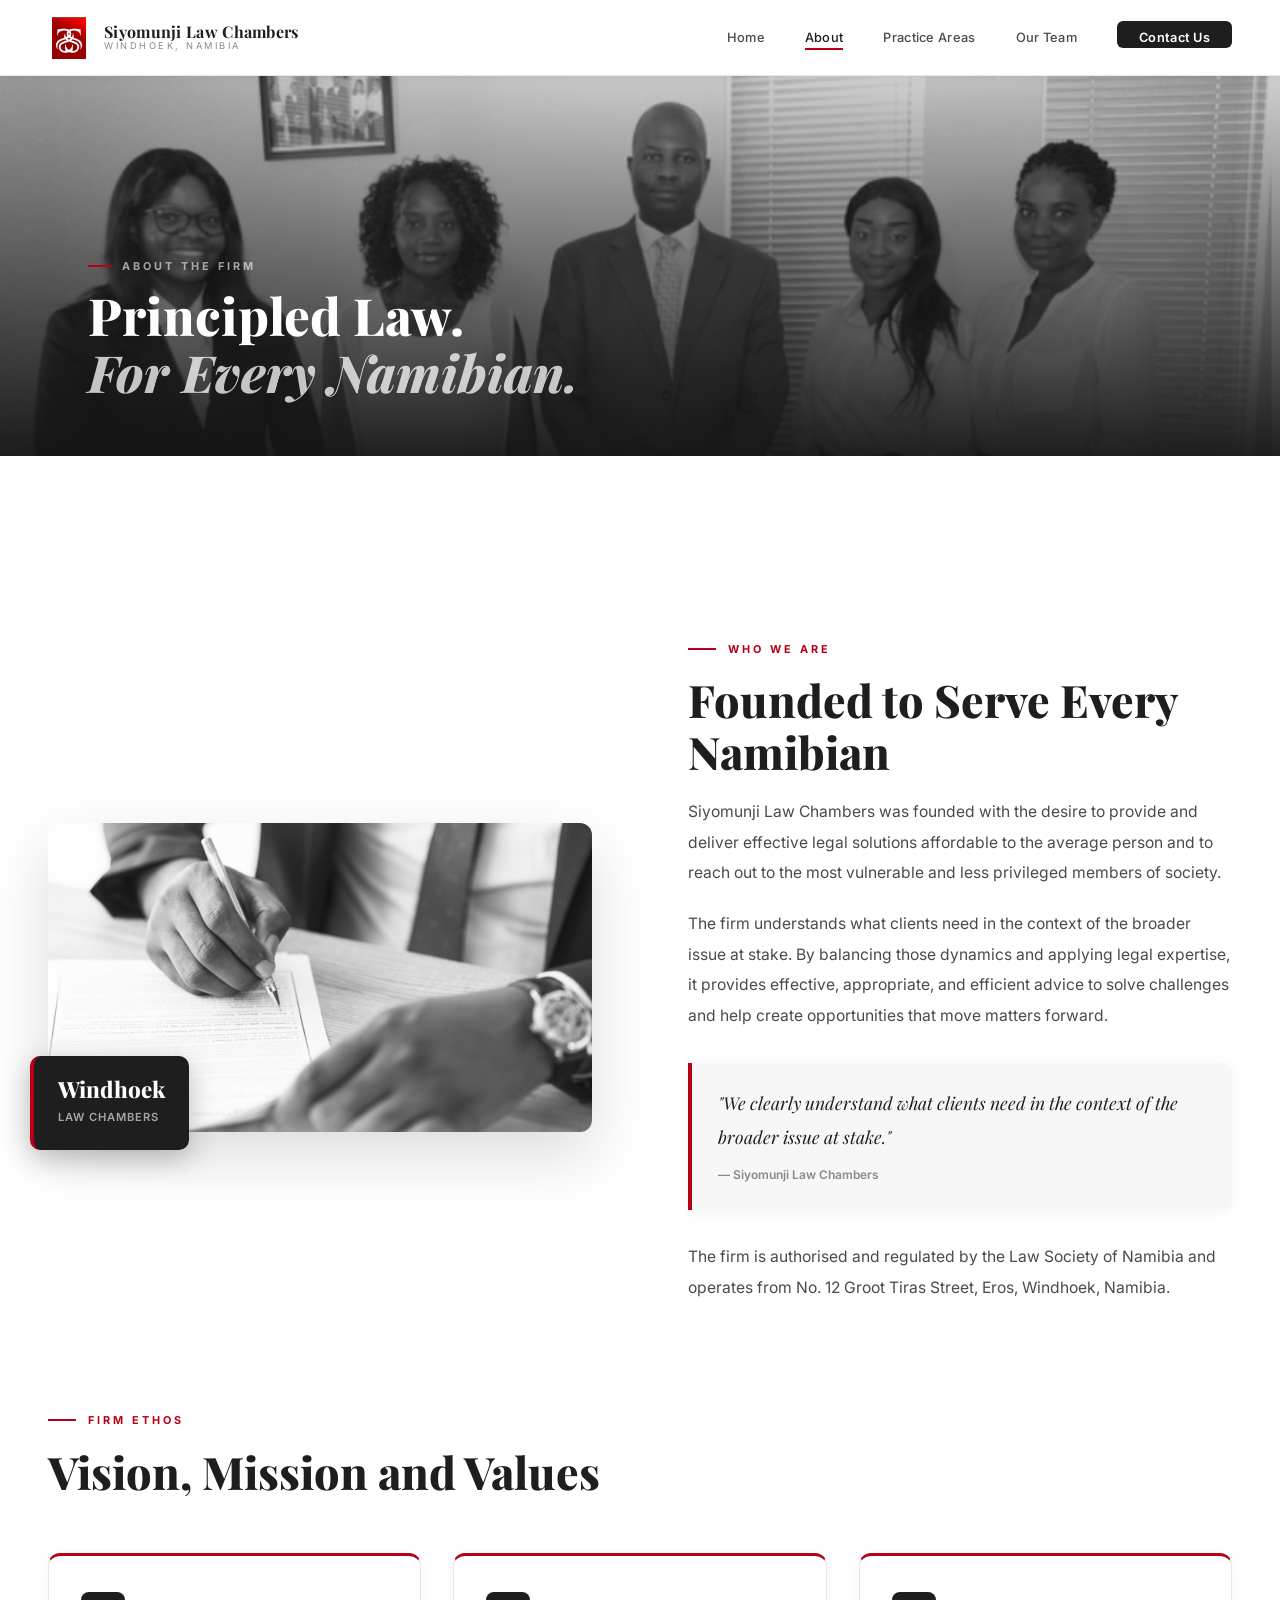
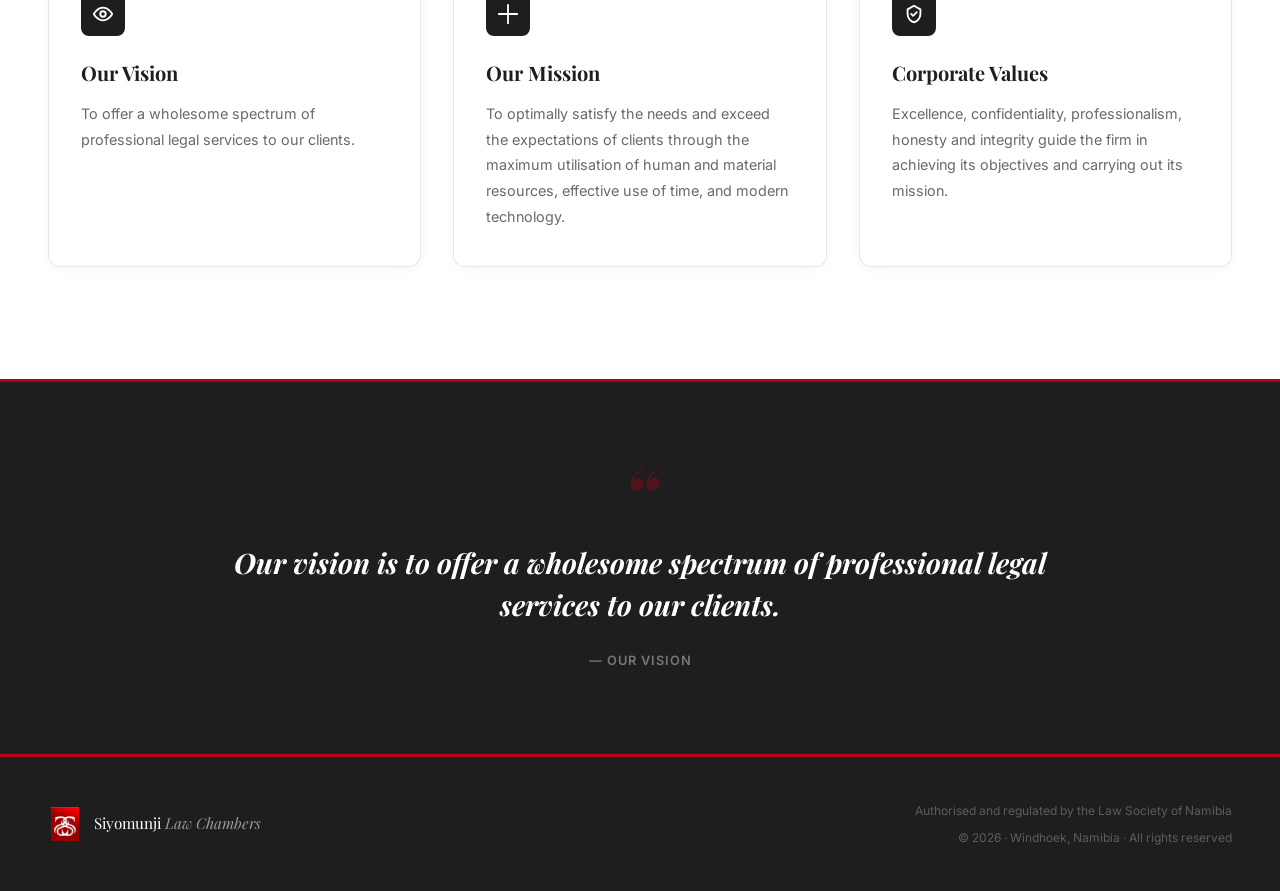
<file: about.html>
<!DOCTYPE html>
<html lang="en">
<head>
  <meta charset="UTF-8"/><meta name="viewport" content="width=device-width, initial-scale=1.0"/>
  <title>About - Siyomunji Law Chambers</title>
  <meta name="description" content="About Siyomunji Law Chambers - founded to provide effective legal solutions affordable to the average person and to serve vulnerable members of society."/>
  <link href="https://fonts.googleapis.com/css2?family=Playfair+Display:ital,wght@0,700;0,800;1,700&family=Cormorant+Garamond:ital,wght@0,400;0,600;1,400&family=Inter:wght@300;400;500;600;700&display=swap" rel="stylesheet"/>
  <link rel="stylesheet" href="styles.css"/>
</head>
<body>
<nav>
  <a href="index.html" class="nav-brand">
    <img src="logo.png" alt="Siyomunji Law Chambers" class="nav-logo"/>
    <div class="nav-brand-text">
      <span class="nav-brand-name">Siyomunji Law Chambers</span>
      <span class="nav-brand-sub">Windhoek, Namibia</span>
    </div>
  </a>
  <ul class="nav-links" id="navLinks">
    <li><a href="index.html">Home</a></li>
    <li><a href="about.html" class="active">About</a></li>
    <li><a href="practice.html">Practice Areas</a></li>
    <li><a href="team.html">Our Team</a></li>
    <li><a href="contact.html" class="nav-cta">Contact Us</a></li>
  </ul>
  <button class="hamburger" id="hamburger" aria-label="Toggle menu"><span></span><span></span><span></span></button>
</nav>

<div class="page-hero">
  <div class="page-hero-bg" style="background-image:url('team%20picture.png');background-position:center 22%;"></div>
  <div class="page-hero-overlay"></div>
  <div class="page-hero-content">
    <div class="page-hero-eyebrow">About the Firm</div>
    <h1>Principled Law.<br><em>For Every Namibian.</em></h1>
  </div>
</div>

<section class="about-section">
  <div class="section-inner">
    <div class="about-layout">
      <div class="about-photo-wrap fade-up">
        <img class="about-photo" src="signing papers.png" alt="Legal work at Siyomunji Law Chambers" loading="lazy"/>
        <div class="about-badge">
          <strong>Windhoek</strong>
          <span>Law Chambers</span>
        </div>
      </div>
      <div class="about-text fade-up">
        <div class="eyebrow">Who We Are</div>
        <h2 class="section-h" style="color:var(--dark)">Founded to Serve Every Namibian</h2>
        <p>Siyomunji Law Chambers was founded with the desire to provide and deliver effective legal solutions affordable to the average person and to reach out to the most vulnerable and less privileged members of society.</p>
        <p>The firm understands what clients need in the context of the broader issue at stake. By balancing those dynamics and applying legal expertise, it provides effective, appropriate, and efficient advice to solve challenges and help create opportunities that move matters forward.</p>
        <blockquote class="pull">
          <p>"We clearly understand what clients need in the context of the broader issue at stake."</p>
          <cite>&mdash; Siyomunji Law Chambers</cite>
        </blockquote>
        <p>The firm is authorised and regulated by the Law Society of Namibia and operates from No. 12 Groot Tiras Street, Eros, Windhoek, Namibia.</p>
      </div>
    </div>

    <div style="margin-top:5rem;">
      <div class="eyebrow">Firm Ethos</div>
      <h2 class="section-h" style="color:var(--dark)">Vision, Mission and Values</h2>
      <div class="values-grid">
        <div class="val-card fade-up">
          <div class="val-icon"><svg viewBox="0 0 24 24" fill="none" stroke="white" stroke-width="2" stroke-linecap="round" stroke-linejoin="round"><path d="M2 12s3.5-7 10-7 10 7 10 7-3.5 7-10 7-10-7-10-7Z"/><circle cx="12" cy="12" r="3"/></svg></div>
          <h3>Our Vision</h3>
          <p>To offer a wholesome spectrum of professional legal services to our clients.</p>
        </div>
        <div class="val-card fade-up">
          <div class="val-icon"><svg viewBox="0 0 24 24" fill="none" stroke="white" stroke-width="2" stroke-linecap="round" stroke-linejoin="round"><path d="M12 2v20"/><path d="M2 12h20"/></svg></div>
          <h3>Our Mission</h3>
          <p>To optimally satisfy the needs and exceed the expectations of clients through the maximum utilisation of human and material resources, effective use of time, and modern technology.</p>
        </div>
        <div class="val-card fade-up">
          <div class="val-icon"><svg viewBox="0 0 24 24" fill="none" stroke="white" stroke-width="2" stroke-linecap="round" stroke-linejoin="round"><path d="m9 12 2 2 4-4"/><path d="M12 3l7 4v5c0 5-3.8 8.4-7 9-3.2-.6-7-4-7-9V7l7-4Z"/></svg></div>
          <h3>Corporate Values</h3>
          <p>Excellence, confidentiality, professionalism, honesty and integrity guide the firm in achieving its objectives and carrying out its mission.</p>
        </div>
      </div>
    </div>
  </div>
</section>

<div class="quote-strip">
  <blockquote>Our vision is to offer a wholesome spectrum of professional legal services to our clients.</blockquote>
  <cite>&mdash; Our Vision</cite>
</div>

<footer>
  <div class="footer-brand">
    <img src="logo.png" alt="Siyomunji Law Chambers" class="footer-logo"/>
    <span class="footer-brand-text">Siyomunji <em>Law Chambers</em></span>
  </div>
  <div class="footer-right">
    <small>Authorised and regulated by the Law Society of Namibia</small><br>
    <small>&copy; 2026 &middot; Windhoek, Namibia &middot; All rights reserved</small>
  </div>
</footer>
<button class="back-top" id="backTop" aria-label="Back to top"><svg viewBox="0 0 24 24" fill="none" stroke="currentColor" stroke-width="2.5" stroke-linecap="round" stroke-linejoin="round"><polyline points="18 15 12 9 6 15"/></svg></button>
<script>
  window.scrollTo(0,0);
  const obs = new IntersectionObserver(entries => { entries.forEach(e => { if (e.isIntersecting) e.target.classList.add('visible'); }); }, { threshold: 0.1 });
  document.querySelectorAll('.fade-up').forEach(el => obs.observe(el));
  const ham = document.getElementById('hamburger'); const nav = document.getElementById('navLinks');
  ham.addEventListener('click', () => { ham.classList.toggle('open'); nav.classList.toggle('open'); });
  const bt = document.getElementById('backTop');
  window.addEventListener('scroll', () => { bt.classList.toggle('show', window.scrollY > 400); });
  bt.addEventListener('click', () => window.scrollTo({ top: 0, behavior: 'smooth' }));
</script>
</body>
</html>
</file>
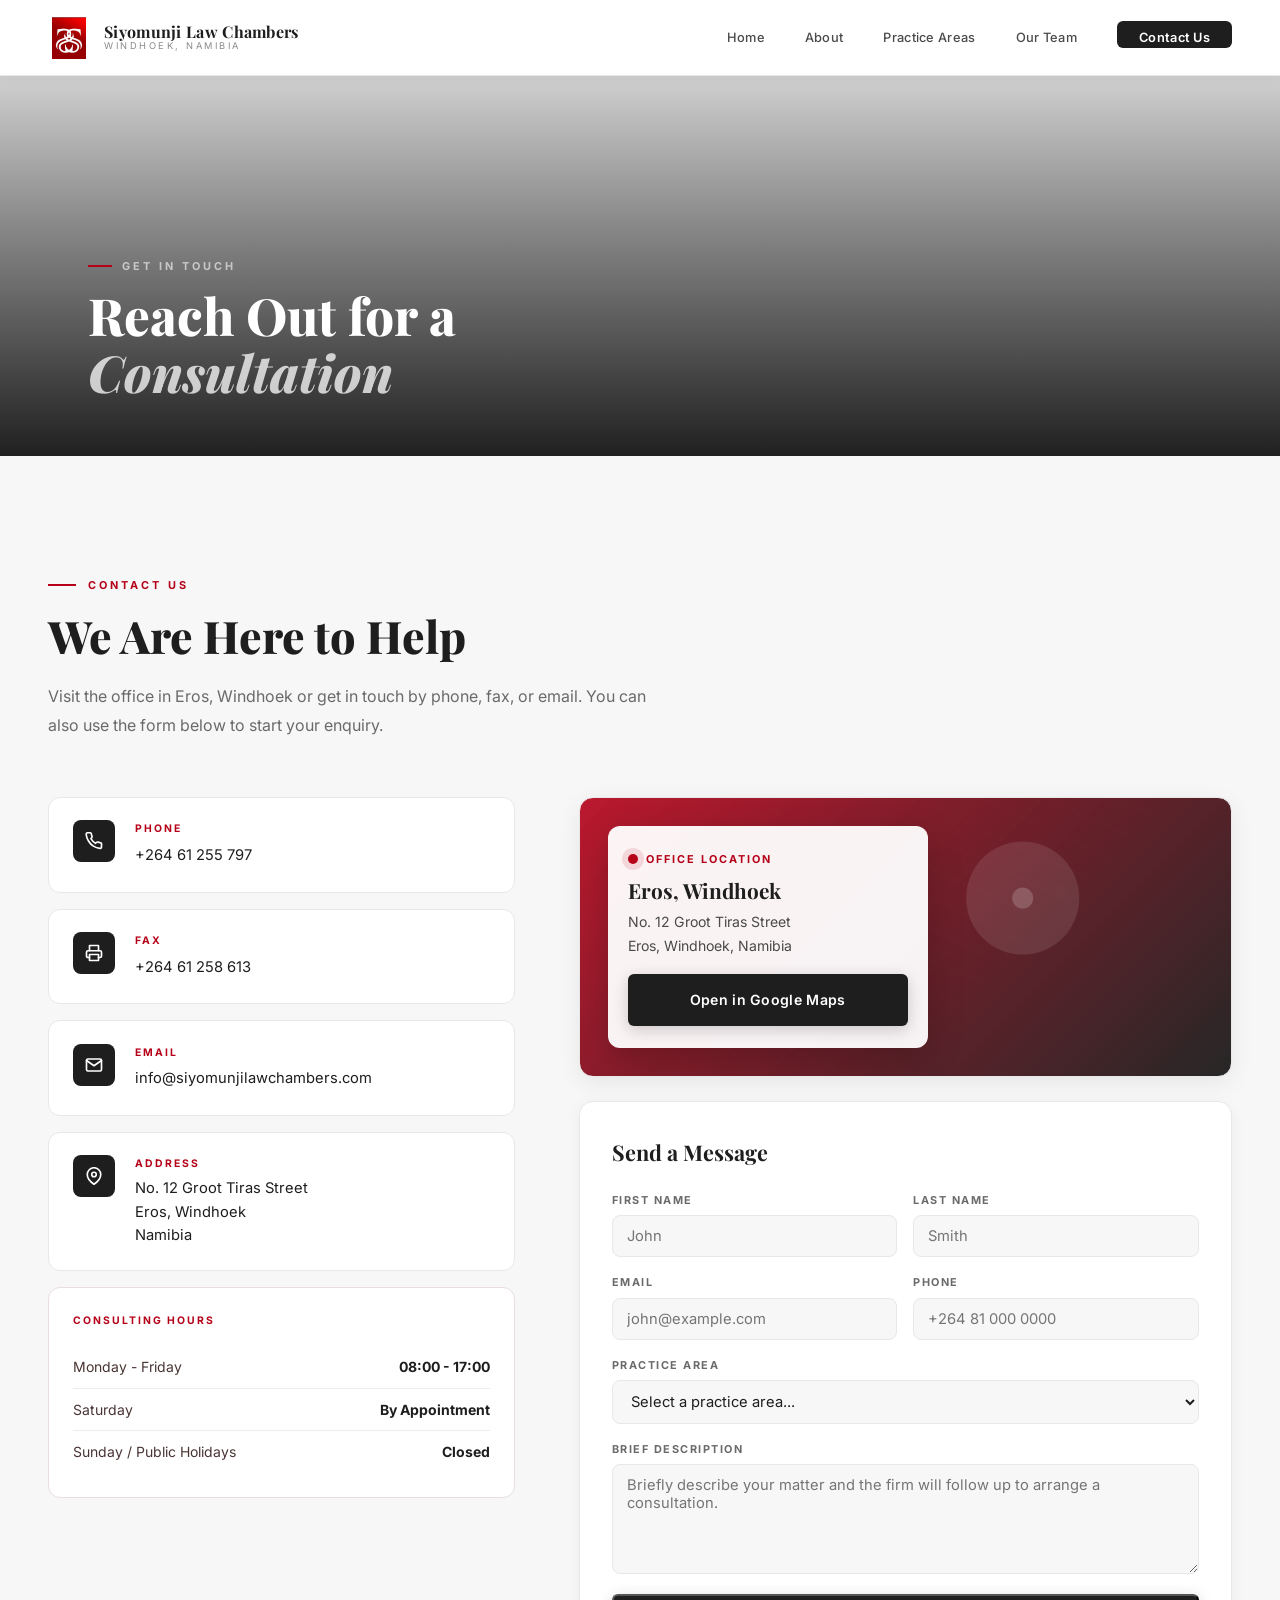
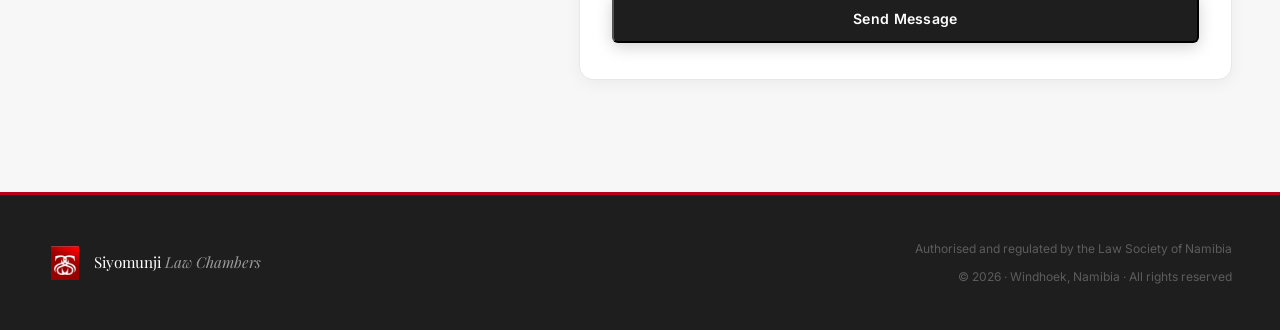
<file: contact.html>
<!DOCTYPE html>
<html lang="en">
<head>
  <meta charset="UTF-8"/><meta name="viewport" content="width=device-width, initial-scale=1.0"/>
  <title>Contact - Siyomunji Law Chambers</title>
  <meta name="description" content="Contact Siyomunji Law Chambers at No. 12 Groot Tiras Street, Eros, Windhoek. Tel: +264 61 255 797. Fax: +264 61 258 613."/>
  <link href="https://fonts.googleapis.com/css2?family=Playfair+Display:ital,wght@0,700;0,800;1,700&family=Cormorant+Garamond:ital,wght@0,400;0,600;1,400&family=Inter:wght@300;400;500;600;700&display=swap" rel="stylesheet"/>
  <link rel="stylesheet" href="styles.css"/>
  <style>
    .hours-block { background: var(--white); border-radius: 12px; padding: 1.5rem; border: 1px solid #e8dede; }
    .hours-block h4 { font-family: 'Inter', sans-serif; font-size: 0.65rem; font-weight: 700; letter-spacing: 2px; text-transform: uppercase; color: var(--crimson); margin-bottom: 1rem; }
    .hrow { display: flex; justify-content: space-between; font-family: 'Inter', sans-serif; font-size: 0.875rem; padding: 9px 0; border-bottom: 1px solid #f0eaea; color: #4a3535; }
    .hrow:last-child { border-bottom: none; }
    .hrow span:last-child { font-weight: 700; color: var(--dark); }
  </style>
</head>
<body>
<nav>
  <a href="index.html" class="nav-brand">
    <img src="logo.png" alt="Siyomunji Law Chambers" class="nav-logo"/>
    <div class="nav-brand-text">
      <span class="nav-brand-name">Siyomunji Law Chambers</span>
      <span class="nav-brand-sub">Windhoek, Namibia</span>
    </div>
  </a>
  <ul class="nav-links" id="navLinks">
    <li><a href="index.html">Home</a></li>
    <li><a href="about.html">About</a></li>
    <li><a href="practice.html">Practice Areas</a></li>
    <li><a href="team.html">Our Team</a></li>
    <li><a href="contact.html" class="active nav-cta">Contact Us</a></li>
  </ul>
  <button class="hamburger" id="hamburger" aria-label="Toggle menu"><span></span><span></span><span></span></button>
</nav>

<div class="page-hero">
  <div class="page-hero-bg" style="background-image:url('https://images.unsplash.com/photo-1486406146926-c627a92ad1ab?auto=format&fit=crop&w=1800&q=85');"></div>
  <div class="page-hero-overlay"></div>
  <div class="page-hero-content">
    <div class="page-hero-eyebrow">Get in Touch</div>
    <h1>Reach Out for a<br><em>Consultation</em></h1>
  </div>
</div>

<section class="contact-section">
  <div class="section-inner">
    <div class="eyebrow">Contact Us</div>
    <h2 class="section-h" style="color:var(--dark)">We Are Here to Help</h2>
    <p class="section-sub">Visit the office in Eros, Windhoek or get in touch by phone, fax, or email. You can also use the form below to start your enquiry.</p>
    <div class="contact-layout">
      <div class="contact-stack">
        <div class="cinfo fade-up">
          <div class="cinfo-ico"><svg viewBox="0 0 24 24" fill="none" stroke="white" stroke-width="2.2" stroke-linecap="round" stroke-linejoin="round"><path d="M22 16.92v3a2 2 0 0 1-2.18 2 19.79 19.79 0 0 1-8.63-3.07A19.5 19.5 0 0 1 4.69 12 19.79 19.79 0 0 1 1.61 3.4 2 2 0 0 1 3.58 1h3a2 2 0 0 1 2 1.72c.127.96.361 1.903.7 2.81a2 2 0 0 1-.45 2.11L7.91 8.96a16 16 0 0 0 6.13 6.13l1.12-1.12a2 2 0 0 1 2.11-.45c.907.339 1.85.573 2.81.7A2 2 0 0 1 22 16.92z"/></svg></div>
          <div><h4>Phone</h4><a href="tel:+26461255797">+264 61 255 797</a></div>
        </div>
        <div class="cinfo fade-up">
          <div class="cinfo-ico"><svg viewBox="0 0 24 24" fill="none" stroke="white" stroke-width="2.2" stroke-linecap="round" stroke-linejoin="round"><path d="M6 9V2h12v7"/><path d="M6 18H4a2 2 0 0 1-2-2v-5a2 2 0 0 1 2-2h16a2 2 0 0 1 2 2v5a2 2 0 0 1-2 2h-2"/><rect x="6" y="14" width="12" height="8"/></svg></div>
          <div><h4>Fax</h4><a href="fax:+26461258613">+264 61 258 613</a></div>
        </div>
        <div class="cinfo fade-up">
          <div class="cinfo-ico"><svg viewBox="0 0 24 24" fill="none" stroke="white" stroke-width="2.2" stroke-linecap="round" stroke-linejoin="round"><path d="M4 4h16c1.1 0 2 .9 2 2v12c0 1.1-.9 2-2 2H4c-1.1 0-2-.9-2-2V6c0-1.1.9-2 2-2z"/><polyline points="22,6 12,13 2,6"/></svg></div>
          <div><h4>Email</h4><a href="mailto:info@siyomunjilawchambers.com">info@siyomunjilawchambers.com</a></div>
        </div>
        <div class="cinfo fade-up">
          <div class="cinfo-ico"><svg viewBox="0 0 24 24" fill="none" stroke="white" stroke-width="2.2" stroke-linecap="round" stroke-linejoin="round"><path d="M21 10c0 7-9 13-9 13s-9-6-9-13a9 9 0 0 1 18 0z"/><circle cx="12" cy="10" r="3"/></svg></div>
          <div><h4>Address</h4><p>No. 12 Groot Tiras Street<br>Eros, Windhoek<br>Namibia</p></div>
        </div>
        <div class="hours-block fade-up">
          <h4>Consulting Hours</h4>
          <div class="hrow"><span>Monday - Friday</span><span>08:00 - 17:00</span></div>
          <div class="hrow"><span>Saturday</span><span>By Appointment</span></div>
          <div class="hrow"><span>Sunday / Public Holidays</span><span>Closed</span></div>
        </div>
      </div>
      <div class="contact-right">
        <div class="map-frame fade-up">
          <div class="map-static" aria-label="Siyomunji Law Chambers location in Eros, Windhoek">
            <div class="map-card">
              <div class="map-card-label">Office Location</div>
              <h3>Eros, Windhoek</h3>
              <p>No. 12 Groot Tiras Street<br>Eros, Windhoek, Namibia</p>
              <a
                class="btn btn-primary"
                href="https://www.google.com/maps/search/?api=1&query=No.%2012%20Groot%20Tiras%20Street%2C%20Eros%2C%20Windhoek%2C%20Namibia"
                target="_blank"
                rel="noopener noreferrer"
              >Open in Google Maps</a>
            </div>
          </div>
        </div>
        <div class="contact-form fade-up">
          <h3>Send a Message</h3>
          <div class="form-row">
            <div class="form-group"><label for="fname">First Name</label><input type="text" id="fname" placeholder="John"/></div>
            <div class="form-group"><label for="lname">Last Name</label><input type="text" id="lname" placeholder="Smith"/></div>
          </div>
          <div class="form-row">
            <div class="form-group"><label for="email">Email</label><input type="email" id="email" placeholder="john@example.com"/></div>
            <div class="form-group"><label for="phone">Phone</label><input type="tel" id="phone" placeholder="+264 81 000 0000"/></div>
          </div>
          <div class="form-group">
            <label for="matter">Practice Area</label>
            <select id="matter">
              <option value="">Select a practice area...</option>
              <option>Criminal Law</option>
              <option>Conveyancing</option>
              <option>Labour Law</option>
              <option>Commercial Law</option>
              <option>Administration of Estates</option>
              <option>Other / Not Sure</option>
            </select>
          </div>
          <div class="form-group"><label for="message">Brief Description</label><textarea id="message" placeholder="Briefly describe your matter and the firm will follow up to arrange a consultation."></textarea></div>
          <div class="form-status" id="formStatus"></div>
          <button class="btn btn-primary" style="width:100%;margin-top:0.25rem;" onclick="handleSubmit()">Send Message</button>
        </div>
      </div>
    </div>
  </div>
</section>

<footer>
  <div class="footer-brand">
    <img src="logo.png" alt="Siyomunji Law Chambers" class="footer-logo"/>
    <span class="footer-brand-text">Siyomunji <em>Law Chambers</em></span>
  </div>
  <div class="footer-right">
    <small>Authorised and regulated by the Law Society of Namibia</small><br>
    <small>&copy; 2026 &middot; Windhoek, Namibia &middot; All rights reserved</small>
  </div>
</footer>
<button class="back-top" id="backTop" aria-label="Back to top"><svg viewBox="0 0 24 24" fill="none" stroke="currentColor" stroke-width="2.5" stroke-linecap="round" stroke-linejoin="round"><polyline points="18 15 12 9 6 15"/></svg></button>
<script>
  window.scrollTo(0,0);
  const obs = new IntersectionObserver(entries => { entries.forEach(e => { if (e.isIntersecting) e.target.classList.add('visible'); }); }, { threshold: 0.1 });
  document.querySelectorAll('.fade-up').forEach(el => obs.observe(el));
  const ham = document.getElementById('hamburger'); const nav = document.getElementById('navLinks');
  ham.addEventListener('click', () => { ham.classList.toggle('open'); nav.classList.toggle('open'); });
  const bt = document.getElementById('backTop');
  window.addEventListener('scroll', () => { bt.classList.toggle('show', window.scrollY > 400); });
  bt.addEventListener('click', () => window.scrollTo({ top: 0, behavior: 'smooth' }));
  function handleSubmit() {
    const fname = document.getElementById('fname').value.trim();
    const email = document.getElementById('email').value.trim();
    const message = document.getElementById('message').value.trim();
    const status = document.getElementById('formStatus');
    status.className = 'form-status';
    if (!fname || !email || !message) {
      status.className = 'form-status error';
      status.textContent = 'Please fill in your name, email, and a brief description.';
      return;
    }
    window.location.href = 'mailto:info@siyomunjilawchambers.com?subject=' + encodeURIComponent('Enquiry from ' + fname)
      + '&body=' + encodeURIComponent('Name: ' + fname + ' ' + document.getElementById('lname').value + '\nPhone: ' + document.getElementById('phone').value + '\nMatter: ' + document.getElementById('matter').value + '\n\n' + message);
    status.className = 'form-status success';
    status.textContent = 'Your email client has been opened - send the message to complete your enquiry.';
  }
</script>
</body>
</html>
</file>
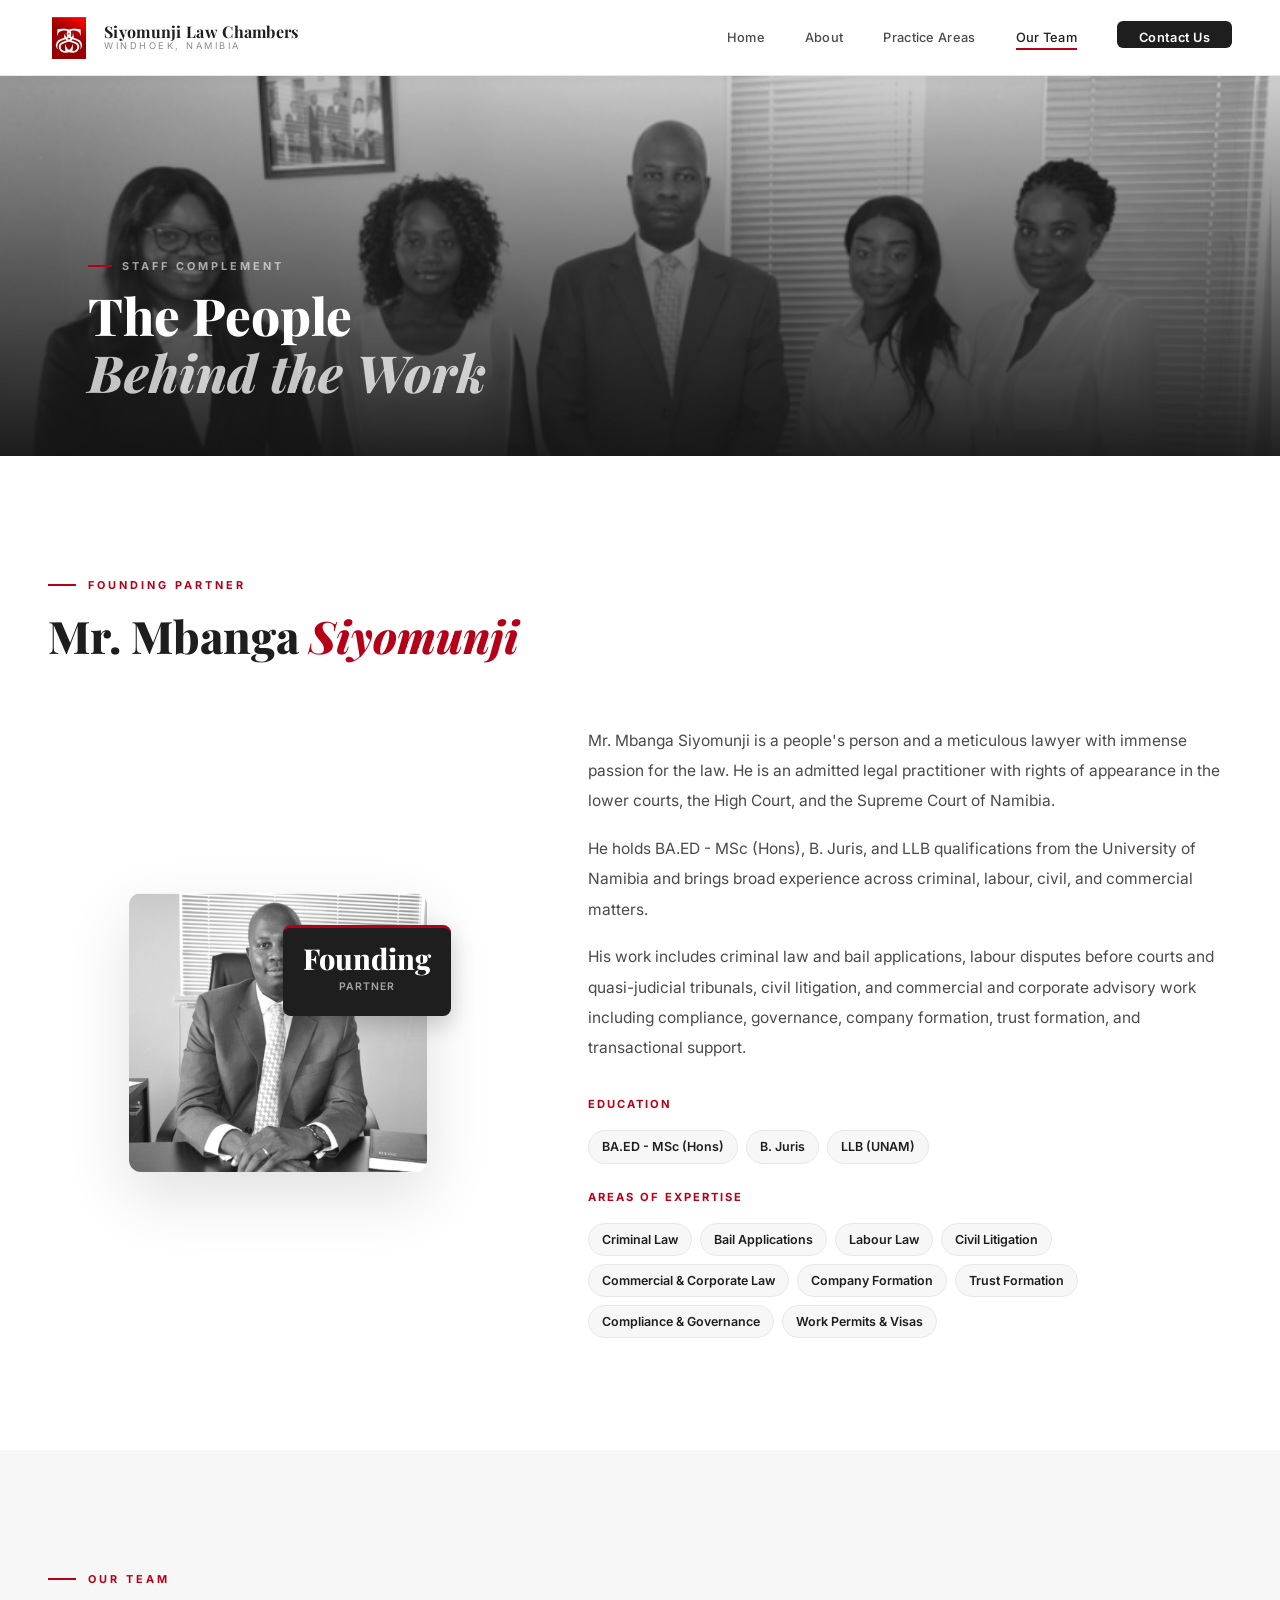
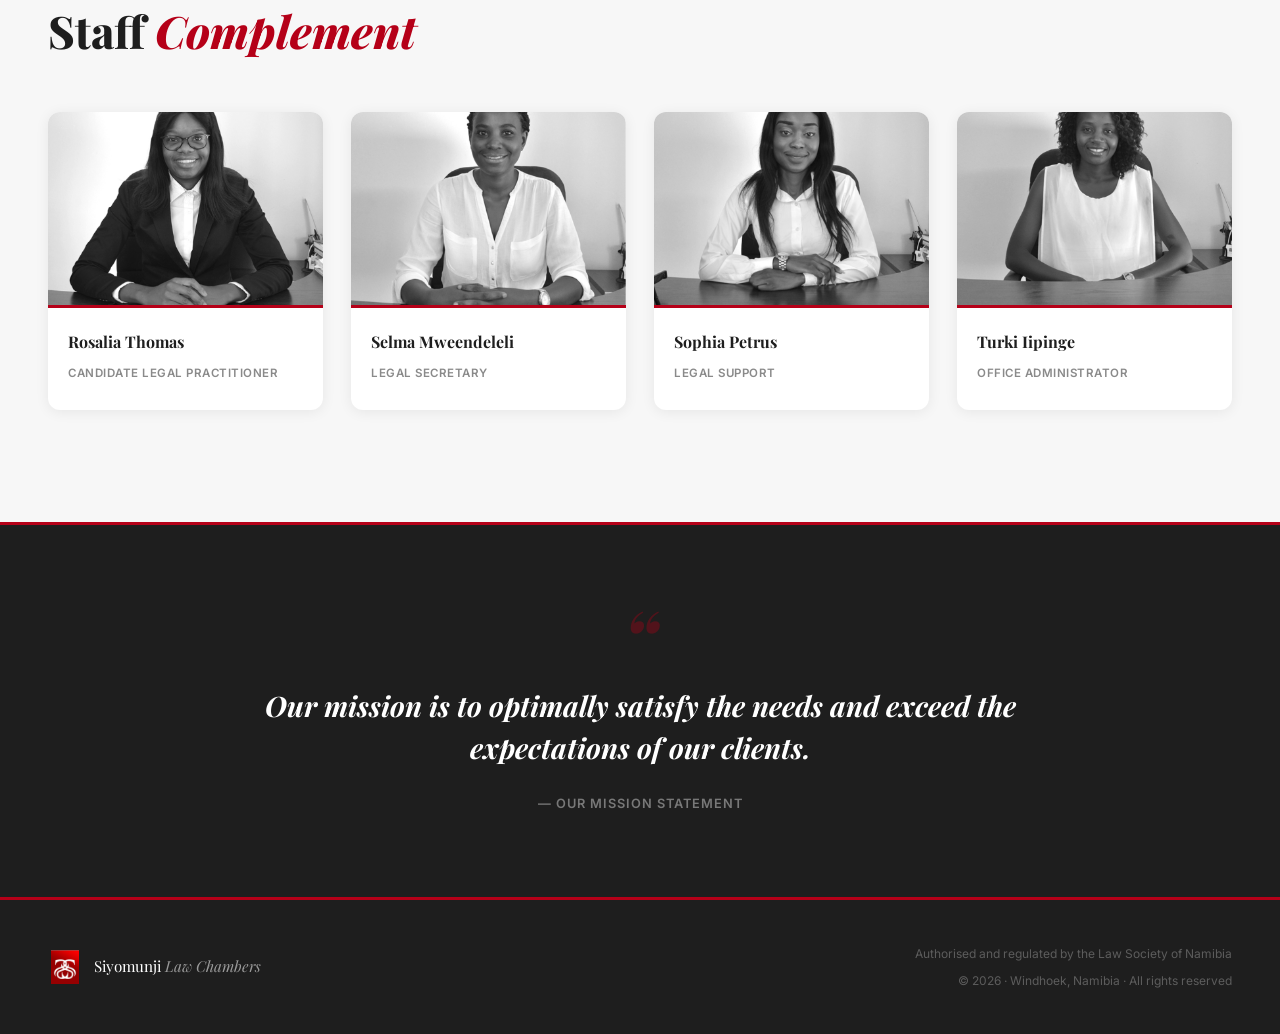
<file: team.html>
<!DOCTYPE html>
<html lang="en">
<head>
  <meta charset="UTF-8"/><meta name="viewport" content="width=device-width, initial-scale=1.0"/>
  <title>Our Team - Siyomunji Law Chambers</title>
  <meta name="description" content="Meet the founding partner of Siyomunji Law Chambers and view the firm's staff complement in Windhoek, Namibia."/>
  <link href="https://fonts.googleapis.com/css2?family=Playfair+Display:ital,wght@0,700;0,800;1,700&family=Cormorant+Garamond:ital,wght@0,400;0,600;1,400&family=Inter:wght@300;400;500;600;700&display=swap" rel="stylesheet"/>
  <link rel="stylesheet" href="styles.css"/>
</head>
<body>
<nav>
  <a href="index.html" class="nav-brand">
    <img src="logo.png" alt="Siyomunji Law Chambers" class="nav-logo"/>
    <div class="nav-brand-text">
      <span class="nav-brand-name">Siyomunji Law Chambers</span>
      <span class="nav-brand-sub">Windhoek, Namibia</span>
    </div>
  </a>
  <ul class="nav-links" id="navLinks">
    <li><a href="index.html">Home</a></li>
    <li><a href="about.html">About</a></li>
    <li><a href="practice.html">Practice Areas</a></li>
    <li><a href="team.html" class="active">Our Team</a></li>
    <li><a href="contact.html" class="nav-cta">Contact Us</a></li>
  </ul>
  <button class="hamburger" id="hamburger" aria-label="Toggle menu"><span></span><span></span><span></span></button>
</nav>

<div class="page-hero">
  <div class="page-hero-bg" style="background-image:url('team%20picture.png');background-position:center 18%;"></div>
  <div class="page-hero-overlay"></div>
  <div class="page-hero-content">
    <div class="page-hero-eyebrow">Staff Complement</div>
    <h1>The People<br><em>Behind the Work</em></h1>
  </div>
</div>

<section class="partner-section">
  <div class="section-inner">
    <div class="eyebrow">Founding Partner</div>
    <h2 class="section-h" style="color:var(--dark)">Mr. Mbanga <em style="color:var(--crimson);font-style:italic">Siyomunji</em></h2>
    <div class="partner-layout">
      <div class="partner-photo-wrap fade-up">
        <img class="partner-photo" src="founder.png" alt="Mr. Mbanga Siyomunji - Founding Partner" loading="lazy"/>
        <div class="partner-badge">
          <strong>Founding</strong>
          <span>Partner</span>
        </div>
      </div>
      <div class="partner-text fade-up">
        <p>Mr. Mbanga Siyomunji is a people's person and a meticulous lawyer with immense passion for the law. He is an admitted legal practitioner with rights of appearance in the lower courts, the High Court, and the Supreme Court of Namibia.</p>
        <p>He holds BA.ED - MSc (Hons), B. Juris, and LLB qualifications from the University of Namibia and brings broad experience across criminal, labour, civil, and commercial matters.</p>
        <p>His work includes criminal law and bail applications, labour disputes before courts and quasi-judicial tribunals, civil litigation, and commercial and corporate advisory work including compliance, governance, company formation, trust formation, and transactional support.</p>
        <div class="partner-expertise">
          <h4>Education</h4>
          <div class="expertise-tags" style="margin-bottom:1.5rem;">
            <span class="etag">BA.ED - MSc (Hons)</span>
            <span class="etag">B. Juris</span>
            <span class="etag">LLB (UNAM)</span>
          </div>
          <h4>Areas of Expertise</h4>
          <div class="expertise-tags">
            <span class="etag">Criminal Law</span>
            <span class="etag">Bail Applications</span>
            <span class="etag">Labour Law</span>
            <span class="etag">Civil Litigation</span>
            <span class="etag">Commercial &amp; Corporate Law</span>
            <span class="etag">Company Formation</span>
            <span class="etag">Trust Formation</span>
            <span class="etag">Compliance &amp; Governance</span>
            <span class="etag">Work Permits &amp; Visas</span>
          </div>
        </div>
      </div>
    </div>
  </div>
</section>

<section class="team-section">
  <div class="section-inner">
    <div class="eyebrow">Our Team</div>
    <h2 class="section-h" style="color:var(--dark)">Staff <em style="color:var(--crimson);font-style:italic">Complement</em></h2>
    <div class="team-grid">
      <div class="team-card fade-up">
        <img class="team-photo" src="ROSALIA THOMAS CANDIDATE LEGAL PRACTITIONER.png" alt="Rosalia Thomas" loading="lazy"/>
        <div class="team-info">
          <h4>Rosalia Thomas</h4>
          <span>Candidate Legal Practitioner</span>
        </div>
      </div>
      <div class="team-card fade-up">
        <img class="team-photo" src="SELMA MWEENDELELI LEGAL SECRETARY.png" alt="Selma Mweendeleli" loading="lazy"/>
        <div class="team-info">
          <h4>Selma Mweendeleli</h4>
          <span>Legal Secretary</span>
        </div>
      </div>
      <div class="team-card fade-up">
        <img class="team-photo" src="SOPHIA PETRUS.png" alt="Sophia Petrus" loading="lazy"/>
        <div class="team-info">
          <h4>Sophia Petrus</h4>
          <span>Legal Support</span>
        </div>
      </div>
      <div class="team-card fade-up">
        <img class="team-photo" src="TURKI IIPINGE OFFICE ADMINISTRATOR.png" alt="Turki Iipinge" loading="lazy"/>
        <div class="team-info">
          <h4>Turki Iipinge</h4>
          <span>Office Administrator</span>
        </div>
      </div>
    </div>
  </div>
</section>

<div class="quote-strip">
  <blockquote>Our mission is to optimally satisfy the needs and exceed the expectations of our clients.</blockquote>
  <cite>&mdash; Our Mission Statement</cite>
</div>

<footer>
  <div class="footer-brand">
    <img src="logo.png" alt="Siyomunji Law Chambers" class="footer-logo"/>
    <span class="footer-brand-text">Siyomunji <em>Law Chambers</em></span>
  </div>
  <div class="footer-right">
    <small>Authorised and regulated by the Law Society of Namibia</small><br>
    <small>&copy; 2026 &middot; Windhoek, Namibia &middot; All rights reserved</small>
  </div>
</footer>
<button class="back-top" id="backTop" aria-label="Back to top"><svg viewBox="0 0 24 24" fill="none" stroke="currentColor" stroke-width="2.5" stroke-linecap="round" stroke-linejoin="round"><polyline points="18 15 12 9 6 15"/></svg></button>
<script>
  window.scrollTo(0,0);
  const obs = new IntersectionObserver(entries => { entries.forEach(e => { if (e.isIntersecting) e.target.classList.add('visible'); }); }, { threshold: 0.1 });
  document.querySelectorAll('.fade-up').forEach(el => obs.observe(el));
  const ham = document.getElementById('hamburger'); const nav = document.getElementById('navLinks');
  ham.addEventListener('click', () => { ham.classList.toggle('open'); nav.classList.toggle('open'); });
  const bt = document.getElementById('backTop');
  window.addEventListener('scroll', () => { bt.classList.toggle('show', window.scrollY > 400); });
  bt.addEventListener('click', () => window.scrollTo({ top: 0, behavior: 'smooth' }));
</script>
</body>
</html>
</file>
<file: styles.css>
/* ── RESET & VARS ──────────────────────────────── */
*, *::before, *::after { box-sizing: border-box; margin: 0; padding: 0; }

:root {
  --image-scale: 0.7;
  --crimson:  #b50018;
  --crimson2: #8a0013;
  --dark:     #1e1e1e;
  --charcoal: #2c2c2c;
  --grey:     #4a4a4a;
  --midgrey:  #8a8a8a;
  --lightgrey:#e8e8e8;
  --offwhite: #f7f7f7;
  --cream:    #f0f0f0;
  --white:    #ffffff;
  --text:     #1e1e1e;
  --muted:    #6a6a6a;
}

html { scroll-behavior: smooth; }
body {
  font-family: 'Cormorant Garamond', Georgia, serif;
  color: var(--text); background: var(--white);
  line-height: 1.7; overflow-x: hidden;
}
::-webkit-scrollbar { width: 5px; }
::-webkit-scrollbar-track { background: var(--dark); }
::-webkit-scrollbar-thumb { background: var(--crimson); border-radius: 3px; }

/* ── NAV ───────────────────────────────────────── */
nav {
  position: fixed; top: 0; left: 0; right: 0; z-index: 200;
  display: flex; align-items: center; justify-content: space-between;
  padding: 0 3rem; height: 76px;
  background: rgba(255,255,255,0.97);
  backdrop-filter: blur(20px);
  border-bottom: 1px solid var(--lightgrey);
  box-shadow: 0 1px 12px rgba(0,0,0,0.06);
}
.nav-brand { display: flex; align-items: center; gap: 14px; text-decoration: none; }
.nav-logo { width: 42px; height: 42px; object-fit: contain; }
.nav-brand-text { display: flex; flex-direction: column; line-height: 1.15; }
.nav-brand-name {
  font-family: 'Playfair Display', serif;
  font-size: 1rem; font-weight: 700; color: var(--dark); letter-spacing: 0.3px;
}
.nav-brand-sub {
  font-size: 0.58rem; color: var(--midgrey);
  letter-spacing: 2.5px; text-transform: uppercase; font-family: 'Inter', sans-serif;
}
.nav-links { display: flex; gap: 2.5rem; list-style: none; align-items: center; }
.nav-links a {
  font-family: 'Inter', sans-serif;
  color: var(--grey); font-size: 0.8rem;
  font-weight: 500; text-decoration: none; letter-spacing: 0.3px;
  transition: color 0.2s; position: relative; padding-bottom: 3px;
}
.nav-links a::after {
  content: ''; position: absolute; bottom: -2px; left: 0; right: 0;
  height: 2px; background: var(--crimson);
  transform: scaleX(0); transition: transform 0.25s; transform-origin: left;
}
.nav-links a:hover { color: var(--dark); }
.nav-links a:hover::after, .nav-links a.active::after { transform: scaleX(1); }
.nav-links a.active { color: var(--dark); }
.nav-cta {
  background: var(--dark) !important; color: var(--white) !important;
  padding: 9px 22px; border-radius: 6px; font-weight: 600 !important;
  font-family: 'Inter', sans-serif !important; transition: background 0.2s !important;
}
.nav-cta::after { display: none !important; }
.nav-cta:hover { background: var(--crimson) !important; }

/* ── HAMBURGER ─────────────────────────────────── */
.hamburger {
  display: none; flex-direction: column; justify-content: center;
  gap: 5px; cursor: pointer; padding: 6px; background: none; border: none;
}
.hamburger span { display: block; width: 24px; height: 2px; background: var(--dark); border-radius: 2px; transition: all 0.3s; }
.hamburger.open span:nth-child(1) { transform: translateY(7px) rotate(45deg); }
.hamburger.open span:nth-child(2) { opacity: 0; }
.hamburger.open span:nth-child(3) { transform: translateY(-7px) rotate(-45deg); }

/* ── BUTTONS ───────────────────────────────────── */
.btn {
  display: inline-block; padding: 14px 34px; border-radius: 6px;
  font-family: 'Inter', sans-serif; font-weight: 600; font-size: 0.88rem;
  text-decoration: none; transition: all 0.25s; cursor: pointer; letter-spacing: 0.3px;
}
.btn-primary { background: var(--dark); color: var(--white); box-shadow: 0 4px 16px rgba(0,0,0,0.18); }
.btn-primary:hover { background: var(--crimson); transform: translateY(-2px); box-shadow: 0 10px 28px rgba(181,0,24,0.3); }
.btn-ghost { background: rgba(255,255,255,0.1); color: var(--white); border: 1px solid rgba(255,255,255,0.3); }
.btn-ghost:hover { background: rgba(255,255,255,0.2); border-color: rgba(255,255,255,0.55); }
.btn-outline { background: transparent; color: var(--dark); border: 2px solid var(--dark); }
.btn-outline:hover { background: var(--dark); color: var(--white); }

/* ── PAGE HERO ─────────────────────────────────── */
.page-hero {
  height: 380px; position: relative;
  display: flex; align-items: flex-end; overflow: hidden; margin-top: 76px;
}
.page-hero-bg { position: absolute; inset: 0; background-size: cover; background-position: center 30%; }
.page-hero-overlay {
  position: absolute; inset: 0;
  background: linear-gradient(to top, rgba(20,20,20,0.95) 0%, rgba(20,20,20,0.55) 55%, rgba(20,20,20,0.2) 100%);
}
.page-hero-content { position: relative; z-index: 1; width: 100%; max-width: 1200px; margin: 0 auto; padding: 0 3rem 3.5rem; }
.page-hero-eyebrow {
  display: inline-flex; align-items: center; gap: 10px;
  font-family: 'Inter', sans-serif; font-size: 0.68rem; font-weight: 700;
  letter-spacing: 3px; text-transform: uppercase; color: rgba(255,255,255,0.6); margin-bottom: 0.75rem;
}
.page-hero-eyebrow::before { content: ''; display: block; width: 24px; height: 2px; background: var(--crimson); }
.page-hero h1 {
  font-family: 'Playfair Display', serif;
  font-size: clamp(2.4rem, 4vw, 3.8rem); font-weight: 800; color: var(--white); line-height: 1.1;
}
.page-hero h1 em { color: rgba(255,255,255,0.75); font-style: italic; }

/* ── SECTION COMMONS ───────────────────────────── */
.section-inner { max-width: 1200px; margin: 0 auto; }
.eyebrow {
  display: inline-flex; align-items: center; gap: 12px;
  font-family: 'Inter', sans-serif; font-size: 0.68rem; font-weight: 700;
  letter-spacing: 3px; text-transform: uppercase; color: var(--crimson); margin-bottom: 1rem;
}
.eyebrow::before { content: ''; display: block; width: 28px; height: 2px; background: currentColor; }
.section-h {
  font-family: 'Playfair Display', serif;
  font-size: clamp(2rem, 3.5vw, 3rem); font-weight: 800; line-height: 1.15; margin-bottom: 1.25rem;
}
.section-sub {
  font-family: 'Inter', sans-serif; font-size: 1rem; color: var(--muted); max-width: 600px; line-height: 1.85;
}

/* ── CRED BAR ──────────────────────────────────── */
.cred-bar { background: var(--dark); border-top: 3px solid var(--crimson); padding: 0 3rem; }
.cred-inner { max-width: 1200px; margin: 0 auto; display: flex; align-items: stretch; }
.cred-item {
  flex: 1; display: flex; align-items: center; gap: 1rem;
  padding: 1.75rem 1.5rem; border-right: 1px solid rgba(255,255,255,0.07);
}
.cred-item:last-child { border-right: none; }
.cred-icon { width: 36px; height: 36px; flex-shrink: 0; display: flex; align-items: center; justify-content: center; }
.cred-icon svg { width: 20px; height: 20px; }
.cred-item h4 { font-family: 'Inter', sans-serif; font-size: 0.82rem; font-weight: 700; color: var(--white); margin-bottom: 2px; }
.cred-item p { font-family: 'Inter', sans-serif; font-size: 0.72rem; color: rgba(255,255,255,0.38); line-height: 1.4; }

/* ── IMAGE STRIP ───────────────────────────────── */
.img-strip { display: grid; grid-template-columns: 1fr 1fr 1fr; height: calc(300px * var(--image-scale)); overflow: hidden; }
.img-strip-item { position: relative; overflow: hidden; }
.img-strip-item img { width: 100%; height: 100%; object-fit: cover; filter: brightness(0.6) saturate(0.5) grayscale(0.3); transition: transform 0.6s, filter 0.4s; display: block; }
.img-strip-item:hover img { transform: scale(1.06); filter: brightness(0.45) saturate(0.4) grayscale(0.2); }
.img-strip-label {
  position: absolute; bottom: 1.25rem; left: 1.5rem;
  font-family: 'Inter', sans-serif; font-size: 0.68rem; font-weight: 700;
  letter-spacing: 2.5px; text-transform: uppercase; color: var(--white);
  border-left: 2px solid var(--crimson); padding-left: 10px;
}

/* ── VALUES SECTION ────────────────────────────── */
.values-section { padding: 7rem 3rem; background: var(--offwhite); }
.values-grid { display: grid; grid-template-columns: repeat(3,1fr); gap: 2rem; margin-top: 3.5rem; }
.val-card {
  background: var(--white); border-radius: 12px; padding: 2.25rem 2rem;
  border: 1px solid var(--lightgrey); border-top: 3px solid var(--crimson);
  box-shadow: 0 2px 12px rgba(0,0,0,0.04); transition: transform 0.3s, box-shadow 0.3s;
}
.val-card:hover { transform: translateY(-4px); box-shadow: 0 12px 36px rgba(0,0,0,0.1); }
.val-icon { width: 44px; height: 44px; background: var(--dark); border-radius: 8px; display: flex; align-items: center; justify-content: center; margin-bottom: 1.25rem; }
.val-icon svg { width: 22px; height: 22px; }
.val-card h3 { font-family: 'Playfair Display', serif; font-size: 1.25rem; font-weight: 700; color: var(--dark); margin-bottom: 0.65rem; }
.val-card p { font-family: 'Inter', sans-serif; font-size: 0.9rem; color: var(--muted); line-height: 1.8; }

/* ── ABOUT SECTION ─────────────────────────────── */
.about-section { padding: 7rem 3rem; background: var(--white); }
.about-layout { display: grid; grid-template-columns: 1fr 1fr; gap: 6rem; align-items: center; margin-top: 4rem; }
.about-photo-wrap { position: relative; }
.about-photo { width: 100%; aspect-ratio: 8 / 4.55; object-fit: cover; border-radius: 12px; display: block; box-shadow: 0 24px 64px rgba(0,0,0,0.14); filter: grayscale(15%); }
.about-badge {
  position: absolute; bottom: -18px; left: -18px;
  background: var(--dark); border-radius: 10px; padding: 1.25rem 1.5rem;
  box-shadow: 0 8px 28px rgba(0,0,0,0.25); color: var(--white);
  border-left: 4px solid var(--crimson);
}
.about-badge strong { display: block; font-family: 'Playfair Display', serif; font-size: 1.4rem; font-weight: 800; line-height: 1.2; }
.about-badge span { font-family: 'Inter', sans-serif; font-size: 0.7rem; font-weight: 600; opacity: 0.6; text-transform: uppercase; letter-spacing: 1px; }
.about-text p { font-family: 'Inter', sans-serif; font-size: 0.98rem; color: var(--grey); line-height: 1.95; margin-bottom: 1.25rem; }
blockquote.pull {
  margin: 2rem 0; padding: 1.4rem 1.6rem;
  background: var(--offwhite); border-left: 4px solid var(--crimson); border-radius: 0 10px 10px 0;
  box-shadow: 0 2px 12px rgba(0,0,0,0.05);
}
blockquote.pull p { font-family: 'Playfair Display', serif; font-size: 1.1rem; font-style: italic; color: var(--dark); margin: 0 0 0.4rem; }
blockquote.pull cite { font-family: 'Inter', sans-serif; font-size: 0.75rem; color: var(--midgrey); font-style: normal; font-weight: 600; }

/* ── ABOUT GALLERY ─────────────────────────────── */
.about-gallery { display: grid; grid-template-columns: 2fr 1fr 1fr; grid-template-rows: calc(250px * var(--image-scale)) calc(250px * var(--image-scale)); gap: 10px; margin-top: 5rem; }
.about-gallery-item { border-radius: 10px; overflow: hidden; }
.about-gallery-item img { width: 100%; height: 100%; object-fit: cover; filter: grayscale(20%) saturate(0.85); transition: transform 0.5s, filter 0.4s; display: block; }
.about-gallery-item:hover img { transform: scale(1.05); filter: grayscale(0%) saturate(1); }
.about-gallery-item:first-child { grid-row: 1 / 3; }

/* ── PRACTICE / SERVICES ───────────────────────── */
.practice-section { padding: 7rem 3rem; background: var(--charcoal); }
.practice-section .section-h { color: var(--white); }
.practice-section .section-sub { color: rgba(255,255,255,0.45); }
.practice-grid { display: grid; grid-template-columns: repeat(2,1fr); gap: 1.5rem; margin-top: 3.5rem; }
.prac-card { border-radius: 12px; overflow: hidden; border: 1px solid rgba(255,255,255,0.07); transition: all 0.3s; }
.prac-img { width: 100%; height: calc(200px * var(--image-scale)); object-fit: cover; display: block; filter: brightness(0.4) grayscale(0.5); transition: filter 0.4s, transform 0.4s; }
.prac-card:hover .prac-img { filter: brightness(0.3) grayscale(0.3); transform: scale(1.04); }
.prac-body { padding: 1.5rem 1.75rem 1.875rem; background: rgba(30,30,30,0.96); }
.prac-line { width: 28px; height: 2px; background: var(--crimson); border-radius: 2px; margin-bottom: 0.75rem; transition: width 0.3s; }
.prac-card:hover .prac-line { width: 56px; }
.prac-body h3 { font-family: 'Playfair Display', serif; font-size: 1.15rem; font-weight: 700; color: var(--white); margin-bottom: 0.5rem; }
.prac-body ul { list-style: none; margin-top: 0.6rem; }
.prac-body ul li { font-family: 'Inter', sans-serif; font-size: 0.82rem; color: rgba(255,255,255,0.42); line-height: 1.9; padding-left: 1rem; position: relative; }
.prac-body ul li::before { content: '-'; position: absolute; left: 0; color: var(--crimson); font-size: 0.7rem; top: 0.3rem; }

/* ── TEAM SECTION ──────────────────────────────── */
.team-section { padding: 7rem 3rem; background: var(--offwhite); }
.team-grid { display: grid; grid-template-columns: repeat(4,1fr); gap: 1.75rem; margin-top: 3.5rem; }
.team-card { background: var(--white); border-radius: 12px; overflow: hidden; box-shadow: 0 2px 14px rgba(0,0,0,0.07); transition: transform 0.3s, box-shadow 0.3s; }
.team-card:hover { transform: translateY(-4px); box-shadow: 0 14px 40px rgba(0,0,0,0.12); }
.team-photo { width: 100%; aspect-ratio: 10/7; object-fit: cover; display: block; filter: grayscale(25%); transition: filter 0.3s; }
.team-card:hover .team-photo { filter: grayscale(0%); }
.team-info { padding: 1.25rem 1.25rem 1.5rem; border-top: 3px solid var(--crimson); }
.team-info h4 { font-family: 'Playfair Display', serif; font-size: 1rem; font-weight: 700; color: var(--dark); margin-bottom: 4px; }
.team-info span { font-family: 'Inter', sans-serif; font-size: 0.72rem; font-weight: 600; color: var(--midgrey); letter-spacing: 0.5px; text-transform: uppercase; }
.staff-feature { display: grid; grid-template-columns: 1.15fr 1fr; gap: 2rem; margin-top: 3.5rem; align-items: center; }
.staff-feature-photo {
  overflow: hidden; border-radius: 12px;
  box-shadow: 0 18px 48px rgba(0,0,0,0.12);
}
.staff-feature-photo img {
  width: 100%; aspect-ratio: 16 / 10; object-fit: cover;
  display: block; filter: grayscale(10%);
}
.staff-feature-card {
  background: var(--white); border-radius: 12px; padding: 2rem;
  border: 1px solid var(--lightgrey); box-shadow: 0 8px 28px rgba(0,0,0,0.06);
}
.staff-feature-card h3 {
  font-family: 'Playfair Display', serif; font-size: 1.55rem;
  color: var(--dark); margin-bottom: 0.8rem;
}
.staff-feature-card p {
  font-family: 'Inter', sans-serif; font-size: 0.95rem;
  color: var(--grey); line-height: 1.85; margin-bottom: 1rem;
}
.staff-points { list-style: none; display: grid; gap: 0.65rem; }
.staff-points li {
  font-family: 'Inter', sans-serif; font-size: 0.86rem; color: var(--dark);
  padding-left: 1rem; position: relative;
}
.staff-points li::before {
  content: '';
  position: absolute; left: 0; top: 0.65rem;
  width: 6px; height: 6px; border-radius: 999px; background: var(--crimson);
}

/* ── PARTNER FEATURE ───────────────────────────── */
.partner-section { padding: 7rem 3rem; background: var(--white); }
.partner-layout { display: grid; grid-template-columns: 1fr 1.4fr; gap: 5rem; align-items: center; margin-top: 4rem; }
.partner-photo-wrap { position: relative; max-width: 65%; margin: 0 auto; }
.partner-photo { width: 100%; aspect-ratio: 15/14; object-fit: cover; object-position: center top; border-radius: 12px; display: block; box-shadow: 0 24px 64px rgba(0,0,0,0.12); filter: grayscale(15%); }
.partner-badge {
  position: absolute; top: 2rem; right: -1.5rem;
  background: var(--dark); color: var(--white); border-radius: 8px;
  padding: 1rem 1.25rem; text-align: center;
  box-shadow: 0 8px 24px rgba(0,0,0,0.2); border-top: 3px solid var(--crimson);
}
.partner-badge strong { display: block; font-family: 'Playfair Display', serif; font-size: 1.8rem; font-weight: 800; line-height: 1; }
.partner-badge span { font-family: 'Inter', sans-serif; font-size: 0.65rem; font-weight: 600; letter-spacing: 1px; text-transform: uppercase; opacity: 0.6; }
.partner-text p { font-family: 'Inter', sans-serif; font-size: 0.97rem; color: var(--grey); line-height: 1.95; margin-bottom: 1.1rem; }
.partner-expertise { margin-top: 2rem; }
.partner-expertise h4 { font-family: 'Inter', sans-serif; font-size: 0.7rem; font-weight: 700; letter-spacing: 2px; text-transform: uppercase; color: var(--crimson); margin-bottom: 1rem; }
.expertise-tags { display: flex; flex-wrap: wrap; gap: 0.5rem; }
.etag { font-family: 'Inter', sans-serif; font-size: 0.78rem; font-weight: 600; padding: 5px 13px; border-radius: 100px; background: var(--offwhite); border: 1px solid var(--lightgrey); color: var(--dark); }

/* ── QUOTE / CTA STRIP ─────────────────────────── */
.quote-strip { background: var(--dark); padding: 5rem 3rem; text-align: center; border-top: 3px solid var(--crimson); }
.quote-strip blockquote {
  max-width: 820px; margin: 0 auto;
  font-family: 'Playfair Display', serif; font-size: clamp(1.2rem,2.2vw,1.9rem);
  font-weight: 700; font-style: italic; color: var(--white); line-height: 1.5; margin-bottom: 1.25rem;
}
.quote-strip blockquote::before {
  content: '\201C'; display: block; font-size: 5rem; color: rgba(181,0,24,0.35);
  line-height: 0.8; margin-bottom: 1rem;
}
.quote-strip cite { font-family: 'Inter', sans-serif; font-size: 0.8rem; color: rgba(255,255,255,0.4); font-style: normal; font-weight: 600; letter-spacing: 1px; text-transform: uppercase; }

/* ── CONTACT SECTION ───────────────────────────── */
.contact-section { padding: 7rem 3rem; background: var(--offwhite); }
.contact-layout { display: grid; grid-template-columns: 1fr 1.4fr; gap: 4rem; align-items: start; margin-top: 3.5rem; }
.contact-stack { display: flex; flex-direction: column; gap: 1rem; }
.cinfo {
  display: flex; gap: 1.25rem; align-items: flex-start;
  background: var(--white); border-radius: 12px; padding: 1.4rem 1.5rem;
  border: 1px solid var(--lightgrey); transition: box-shadow 0.2s, transform 0.2s;
}
.cinfo:hover { box-shadow: 0 6px 24px rgba(0,0,0,0.08); transform: translateY(-2px); }
.cinfo-ico { width: 42px; height: 42px; flex-shrink: 0; background: var(--dark); border-radius: 8px; display: flex; align-items: center; justify-content: center; }
.cinfo-ico svg { width: 18px; height: 18px; }
.cinfo h4 { font-family: 'Inter', sans-serif; font-size: 0.65rem; font-weight: 700; letter-spacing: 2px; text-transform: uppercase; color: var(--crimson); margin-bottom: 4px; }
.cinfo p, .cinfo a { font-family: 'Inter', sans-serif; font-size: 0.92rem; color: var(--text); text-decoration: none; line-height: 1.6; }
.cinfo a:hover { color: var(--crimson); }

.contact-right { display: flex; flex-direction: column; gap: 1.5rem; }
.map-frame {
  position: relative;
  border-radius: 14px;
  overflow: hidden;
  border: 1px solid var(--lightgrey);
  box-shadow: 0 6px 24px rgba(0,0,0,0.07);
  min-height: 260px;
  background:
    linear-gradient(135deg, rgba(181,0,24,0.9), rgba(30,30,30,0.96)),
    radial-gradient(circle at 18% 22%, rgba(255,255,255,0.14) 0, rgba(255,255,255,0.14) 9px, transparent 10px),
    radial-gradient(circle at 74% 34%, rgba(255,255,255,0.1) 0, rgba(255,255,255,0.1) 7px, transparent 8px),
    radial-gradient(circle at 32% 72%, rgba(255,255,255,0.08) 0, rgba(255,255,255,0.08) 12px, transparent 13px),
    repeating-linear-gradient(25deg, rgba(255,255,255,0.08) 0 3px, transparent 3px 28px),
    repeating-linear-gradient(-35deg, rgba(255,255,255,0.06) 0 2px, transparent 2px 34px);
}
.map-static {
  position: relative;
  min-height: 260px;
  padding: 1.75rem;
  display: flex;
  align-items: flex-end;
}
.map-static::before {
  content: '';
  position: absolute;
  inset: 0;
  background:
    radial-gradient(circle at 68% 36%, rgba(255,255,255,0.1) 0, rgba(255,255,255,0.1) 56px, transparent 57px),
    radial-gradient(circle at 68% 36%, rgba(255,255,255,0.18) 0, rgba(255,255,255,0.18) 10px, transparent 11px);
  pointer-events: none;
}
.map-card {
  position: relative;
  z-index: 1;
  width: min(320px, 100%);
  padding: 1.25rem 1.25rem 1.35rem;
  border-radius: 12px;
  background: rgba(255,255,255,0.95);
  backdrop-filter: blur(10px);
  box-shadow: 0 12px 36px rgba(0,0,0,0.2);
}
.map-card-label {
  display: inline-flex;
  align-items: center;
  gap: 0.55rem;
  margin-bottom: 0.7rem;
  font-family: 'Inter', sans-serif;
  font-size: 0.68rem;
  font-weight: 700;
  letter-spacing: 2px;
  text-transform: uppercase;
  color: var(--crimson);
}
.map-card-label::before {
  content: '';
  width: 10px;
  height: 10px;
  border-radius: 999px;
  background: var(--crimson);
  box-shadow: 0 0 0 6px rgba(181,0,24,0.12);
}
.map-card h3 {
  font-family: 'Playfair Display', serif;
  font-size: 1.3rem;
  font-weight: 700;
  color: var(--dark);
  line-height: 1.15;
  margin-bottom: 0.45rem;
}
.map-card p {
  font-family: 'Inter', sans-serif;
  font-size: 0.88rem;
  line-height: 1.7;
  color: var(--grey);
  margin-bottom: 1rem;
}
.map-card .btn { width: 100%; text-align: center; }

.contact-form { background: var(--white); border-radius: 14px; padding: 2rem 2rem 2.25rem; border: 1px solid var(--lightgrey); box-shadow: 0 4px 16px rgba(0,0,0,0.05); }
.contact-form h3 { font-family: 'Playfair Display', serif; font-size: 1.35rem; font-weight: 700; color: var(--dark); margin-bottom: 1.25rem; }
.form-row { display: grid; grid-template-columns: 1fr 1fr; gap: 1rem; }
.form-group { display: flex; flex-direction: column; gap: 6px; margin-bottom: 1rem; }
.form-group label { font-family: 'Inter', sans-serif; font-size: 0.68rem; font-weight: 700; letter-spacing: 1.5px; text-transform: uppercase; color: var(--muted); }
.form-group input, .form-group select, .form-group textarea {
  border: 1px solid var(--lightgrey); border-radius: 8px; padding: 11px 14px;
  font-size: 0.92rem; font-family: 'Inter', sans-serif; color: var(--text);
  background: var(--offwhite); transition: border-color 0.2s, box-shadow 0.2s; outline: none;
}
.form-group input:focus, .form-group select:focus, .form-group textarea:focus {
  border-color: var(--dark); box-shadow: 0 0 0 3px rgba(30,30,30,0.08); background: var(--white);
}
.form-group textarea { resize: vertical; min-height: 110px; }
.form-status { font-family: 'Inter', sans-serif; font-size: 0.85rem; padding: 10px 14px; border-radius: 7px; display: none; margin-top: 0.5rem; }
.form-status.success { background: #f0f9f0; color: #2e7d32; border: 1px solid #c8e6c9; display: block; }
.form-status.error { background: #fdf3f3; color: #c62828; border: 1px solid #f5c6c6; display: block; }

/* ── HOURS BLOCK ───────────────────────────────── */
.hours-block { background: var(--white); border-radius: 12px; padding: 1.5rem; border: 1px solid var(--lightgrey); }
.hours-block h4 { font-family: 'Inter', sans-serif; font-size: 0.65rem; font-weight: 700; letter-spacing: 2px; text-transform: uppercase; color: var(--crimson); margin-bottom: 1rem; }
.hrow { display: flex; justify-content: space-between; font-family: 'Inter', sans-serif; font-size: 0.875rem; padding: 9px 0; border-bottom: 1px solid var(--cream); color: var(--grey); }
.hrow:last-child { border-bottom: none; }
.hrow span:last-child { font-weight: 700; color: var(--dark); }

/* ── FOOTER ────────────────────────────────────── */
footer {
  background: var(--dark); padding: 2.5rem 3rem;
  display: flex; flex-wrap: wrap; align-items: center; justify-content: space-between; gap: 1rem;
  border-top: 3px solid var(--crimson);
}
.footer-brand { display: flex; align-items: center; gap: 12px; }
.footer-logo { width: 34px; height: 34px; object-fit: contain; }
.footer-brand-text { font-family: 'Playfair Display', serif; color: var(--white); font-size: 0.95rem; }
.footer-brand-text em { color: rgba(255,255,255,0.55); font-style: italic; }
.footer-right { text-align: right; }
footer small { font-family: 'Inter', sans-serif; color: rgba(255,255,255,0.28); font-size: 0.75rem; line-height: 1.8; }

/* ── FADE / BACK-TO-TOP ────────────────────────── */
.fade-up { opacity: 0; transform: translateY(22px); transition: opacity 0.55s ease, transform 0.55s ease; }
.fade-up.visible { opacity: 1; transform: translateY(0); }
.back-top {
  position: fixed; bottom: 2rem; right: 2rem; z-index: 300;
  width: 44px; height: 44px; border-radius: 50%;
  background: var(--dark); color: var(--white); border: none; cursor: pointer;
  display: flex; align-items: center; justify-content: center;
  box-shadow: 0 4px 16px rgba(0,0,0,0.25);
  opacity: 0; transform: translateY(12px); transition: opacity 0.3s, transform 0.3s; pointer-events: none;
}
.back-top.show { opacity: 1; transform: translateY(0); pointer-events: auto; }
.back-top:hover { background: var(--crimson); }
.back-top svg { width: 18px; height: 18px; }

/* ── RESPONSIVE ────────────────────────────────── */
@media (max-width: 960px) {
  nav { padding: 0 1.5rem; }
  .about-layout, .partner-layout { grid-template-columns: 1fr; gap: 3.5rem; }
  .practice-grid { grid-template-columns: 1fr 1fr; }
  .team-grid { grid-template-columns: 1fr 1fr; }
  .staff-feature { grid-template-columns: 1fr; }
  .values-grid { grid-template-columns: 1fr 1fr; }
  .contact-layout { grid-template-columns: 1fr; }
  .about-gallery { grid-template-columns: 1fr 1fr; grid-template-rows: calc(200px * var(--image-scale)) calc(200px * var(--image-scale)); }
  .about-gallery-item:first-child { grid-row: auto; }
  .img-strip { grid-template-columns: 1fr 1fr; }
  .img-strip-item:last-child { display: none; }
  .cred-inner { flex-wrap: wrap; }
  .cred-item { flex: 1 1 45%; border-right: none; border-bottom: 1px solid rgba(255,255,255,0.05); }
  .partner-photo-wrap { max-width: 75%; }
  .about-section, .practice-section, .contact-section, .values-section, .team-section, .partner-section { padding: 5rem 1.5rem; }
  .page-hero-content { padding: 0 1.5rem 3rem; }
  .quote-strip { padding: 4rem 1.5rem; }
  .cred-bar { padding: 0 1.5rem; }
}
@media (max-width: 600px) {
  .nav-links { display: none; flex-direction: column; gap: 0; position: fixed; top: 76px; left: 0; right: 0; background: rgba(255,255,255,0.98); padding: 1.5rem 2rem 2rem; border-bottom: 1px solid var(--lightgrey); box-shadow: 0 8px 24px rgba(0,0,0,0.1); }
  .nav-links.open { display: flex; }
  .nav-links li { width: 100%; }
  .nav-links a { display: block; padding: 0.75rem 0; font-size: 1rem; color: var(--dark); border-bottom: 1px solid var(--lightgrey); }
  .nav-links a::after { display: none; }
  .nav-cta { display: inline-block; margin-top: 0.75rem; text-align: center; }
  .hamburger { display: flex; }
  .practice-grid { grid-template-columns: 1fr; }
  .team-grid { grid-template-columns: 1fr 1fr; }
  .values-grid { grid-template-columns: 1fr; }
  .img-strip { grid-template-columns: 1fr; }
  .img-strip-item:not(:first-child) { display: none; }
  .form-row { grid-template-columns: 1fr; }
  .about-gallery { grid-template-columns: 1fr; grid-template-rows: repeat(3, calc(180px * var(--image-scale))); }
  .partner-photo-wrap { max-width: 100%; }
  .partner-badge { right: 0; top: 1rem; }
  footer { padding: 2rem 1.5rem; }
  .footer-right { text-align: left; }
}
</file>
